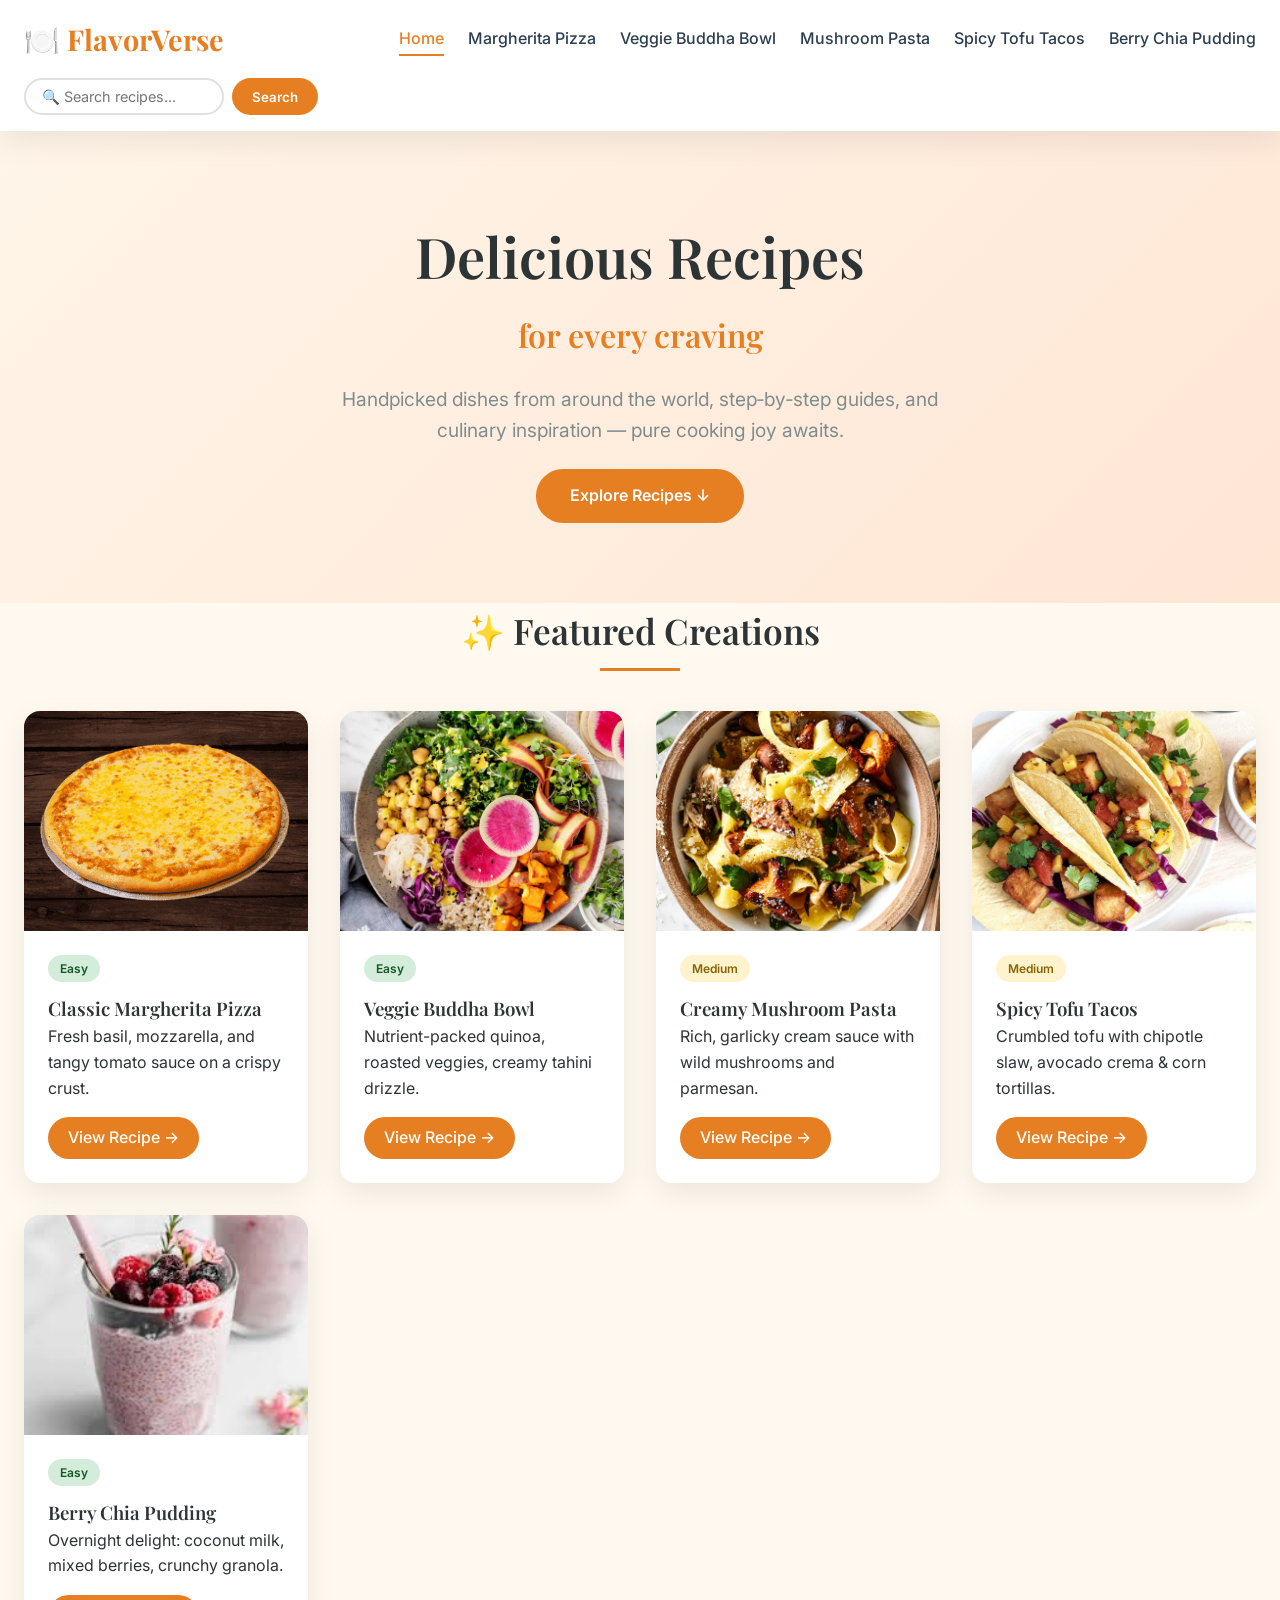
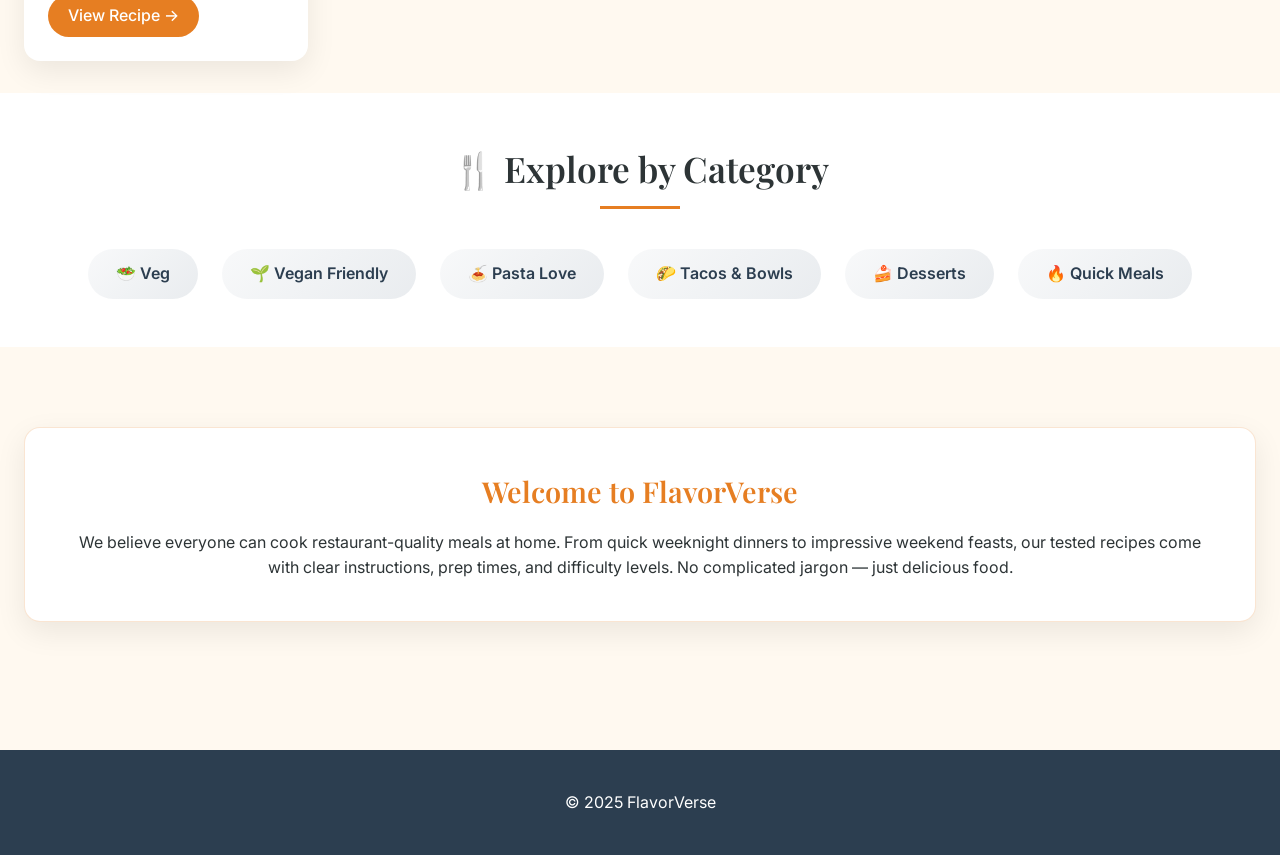
<file: index.html>
<!DOCTYPE html>
<html lang="en">
<head>
  <meta charset="UTF-8">
  <meta name="viewport" content="width=device-width, initial-scale=1.0, viewport-fit=cover">
  <title>FlavorVerse | Delicious Recipes</title>
  <link rel="stylesheet" href="styles.css">
  <link href="https://fonts.googleapis.com/css2?family=Inter:opsz,wght@14..32,300;14..32,400;14..32,500;14..32,600;14..32,700&family=Playfair+Display:ital,wght@0,400;0,500;0,600;0,700;1,400&display=swap" rel="stylesheet">
</head>
<body>

  <!-- HEADER & NAVIGATION with SEARCH BAR -->
  <header>
    <div class="container nav-container">
      <div class="logo">
        <a href="index.html">🍽️ FlavorVerse</a>
      </div>
      <nav>
        <ul class="nav-links">
          <li><a href="index.html" class="active">Home</a></li>
          <li><a href="recipe1.html">Margherita Pizza</a></li>
          <li><a href="recipe2.html">Veggie Buddha Bowl</a></li>
          <li><a href="recipe3.html">Mushroom Pasta</a></li>
          <li><a href="recipe4.html">Spicy Tofu Tacos</a></li>
          <li><a href="recipe5.html">Berry Chia Pudding</a></li>
        </ul>
      </nav>
      
      <div class="search-wrapper">
        <form class="search-form" action="#" method="get">
          <input type="text" placeholder="🔍 Search recipes..." class="search-input">
          <button type="submit" class="search-btn">Search</button>
        </form>
      </div>
    </div>
  </header>

  <main>
    <!-- HERO SECTION -->
    <section class="hero">
      <div class="container hero-content">
        <h1>Delicious Recipes <span>for every craving</span></h1>
        <p>Handpicked dishes from around the world, step‑by‑step guides, and culinary inspiration — pure cooking joy awaits.</p>
        <a href="#featured" class="btn btn-primary">Explore Recipes ↓</a>
      </div>
    </section>

    <!-- FEATURED RECIPES SECTION -->
    <section id="featured" class="featured-section">
      <div class="container">
        <h2 class="section-title">✨ Featured Creations</h2>
        <div class="recipes-grid">
          <div class="recipe-card">
            <div class="card-img">
              <img src="pizza.jpeg" alt="Margherita Pizza">
            </div>
            <div class="card-content">
              <span class="difficulty easy">Easy</span>
              <h3>Classic Margherita Pizza</h3>
              <p>Fresh basil, mozzarella, and tangy tomato sauce on a crispy crust.</p>
              <a href="recipe1.html" class="btn-card">View Recipe →</a>
            </div>
          </div>
          <div class="recipe-card">
            <div class="card-img">
              <img src="bowl.jpg" alt="Veggie Buddha Bowl">
            </div>
            <div class="card-content">
              <span class="difficulty easy">Easy</span>
              <h3>Veggie Buddha Bowl</h3>
              <p>Nutrient-packed quinoa, roasted veggies, creamy tahini drizzle.</p>
              <a href="recipe2.html" class="btn-card">View Recipe →</a>
            </div>
          </div>
          <div class="recipe-card">
            <div class="card-img">
              <img src="pasta.jpg" alt="Creamy Mushroom Pasta">
            </div>
            <div class="card-content">
              <span class="difficulty medium">Medium</span>
              <h3>Creamy Mushroom Pasta</h3>
              <p>Rich, garlicky cream sauce with wild mushrooms and parmesan.</p>
              <a href="recipe3.html" class="btn-card">View Recipe →</a>
            </div>
          </div>
          <div class="recipe-card">
            <div class="card-img">
              <img src="tacos.jpg" alt="Spicy Tofu Tacos">
            </div>
            <div class="card-content">
              <span class="difficulty medium">Medium</span>
              <h3>Spicy Tofu Tacos</h3>
              <p>Crumbled tofu with chipotle slaw, avocado crema & corn tortillas.</p>
              <a href="recipe4.html" class="btn-card">View Recipe →</a>
            </div>
          </div>
          <div class="recipe-card">
            <div class="card-img">
              <img src="pudding.jpeg" alt="Berry Chia Pudding">
            </div>
            <div class="card-content">
              <span class="difficulty easy">Easy</span>
              <h3>Berry Chia Pudding</h3>
              <p>Overnight delight: coconut milk, mixed berries, crunchy granola.</p>
              <a href="recipe5.html" class="btn-card">View Recipe →</a>
            </div>
          </div>
        </div>
      </div>
    </section>

    <!-- CATEGORIES SECTION -->
    <section class="categories-section">
      <div class="container">
        <h2 class="section-title">🍴 Explore by Category</h2>
        <div class="categories-flex">
          <div class="cat-card">🥗 Veg</div>
          <div class="cat-card">🌱 Vegan Friendly</div>
          <div class="cat-card">🍝 Pasta Love</div>
          <div class="cat-card">🌮 Tacos & Bowls</div>
          <div class="cat-card">🍰 Desserts</div>
          <div class="cat-card">🔥 Quick Meals</div>
        </div>
      </div>
    </section>

    <!-- INTRODUCTION SECTION -->
    <section class="intro-text-section">
      <div class="container">
        <div class="intro-box">
          <h3>Welcome to FlavorVerse</h3>
          <p>We believe everyone can cook restaurant-quality meals at home. From quick weeknight dinners to impressive weekend feasts, our tested recipes come with clear instructions, prep times, and difficulty levels. No complicated jargon — just delicious food.</p>
        </div>
      </div>
    </section>
  </main>

  <!-- FOOTER -->
  <footer>
    <div class="container footer-content">
      <p>© 2025 FlavorVerse</p>
    </div>
  </footer>
</body>
</html>
</file>
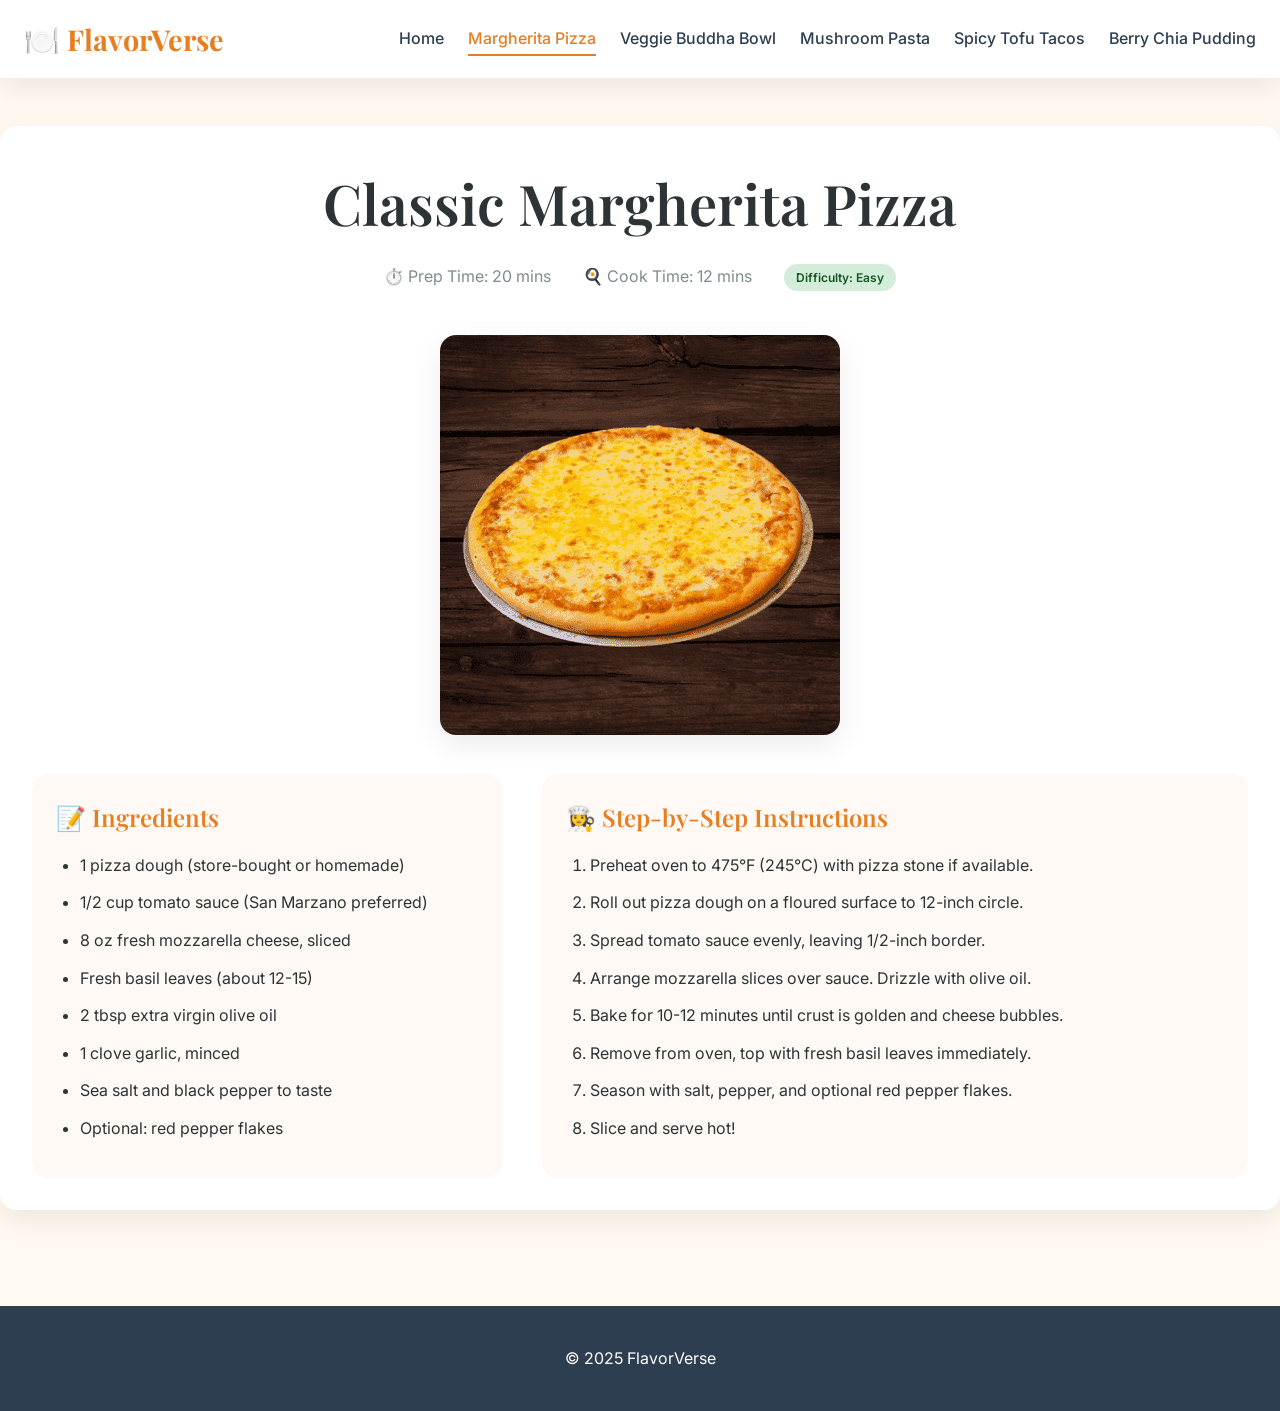
<file: recipe1.html>
<!DOCTYPE html>
<html lang="en">
<head>
  <meta charset="UTF-8">
  <meta name="viewport" content="width=device-width, initial-scale=1.0">
  <title>Margherita Pizza | FlavorVerse</title>
  <link rel="stylesheet" href="styles.css">
  <link href="https://fonts.googleapis.com/css2?family=Inter:wght@300;400;500;600;700&family=Playfair+Display:wght@400;500;600;700&display=swap" rel="stylesheet">
</head>
<body>
  <header>
    <div class="container nav-container">
      <div class="logo"><a href="index.html">🍽️ FlavorVerse</a></div>
      <nav>
        <ul class="nav-links">
          <li><a href="index.html">Home</a></li>
          <li><a href="recipe1.html" class="active">Margherita Pizza</a></li>
          <li><a href="recipe2.html">Veggie Buddha Bowl</a></li>
          <li><a href="recipe3.html">Mushroom Pasta</a></li>
          <li><a href="recipe4.html">Spicy Tofu Tacos</a></li>
          <li><a href="recipe5.html">Berry Chia Pudding</a></li>
        </ul>
      </nav>
    </div>
  </header>

  <main class="recipe-page">
    <div class="container recipe-container">
      <div class="recipe-header">
        <h1>Classic Margherita Pizza</h1>
        <div class="recipe-meta">
          <span>⏱️ Prep Time: 20 mins</span>
          <span>🍳 Cook Time: 12 mins</span>
          <span class="difficulty easy">Difficulty: Easy</span>
        </div>
      </div>
      
      <div class="recipe-image">
        <img src="pizza.jpeg" alt="Margherita Pizza">
      </div>

      <div class="recipe-content-grid">
        <div class="ingredients-section">
          <h2>📝 Ingredients</h2>
          <ul>
            <li>1 pizza dough (store-bought or homemade)</li>
            <li>1/2 cup tomato sauce (San Marzano preferred)</li>
            <li>8 oz fresh mozzarella cheese, sliced</li>
            <li>Fresh basil leaves (about 12-15)</li>
            <li>2 tbsp extra virgin olive oil</li>
            <li>1 clove garlic, minced</li>
            <li>Sea salt and black pepper to taste</li>
            <li>Optional: red pepper flakes</li>
          </ul>
        </div>

        <div class="instructions-section">
          <h2>👩‍🍳 Step-by-Step Instructions</h2>
          <ol>
            <li>Preheat oven to 475°F (245°C) with pizza stone if available.</li>
            <li>Roll out pizza dough on a floured surface to 12-inch circle.</li>
            <li>Spread tomato sauce evenly, leaving 1/2-inch border.</li>
            <li>Arrange mozzarella slices over sauce. Drizzle with olive oil.</li>
            <li>Bake for 10-12 minutes until crust is golden and cheese bubbles.</li>
            <li>Remove from oven, top with fresh basil leaves immediately.</li>
            <li>Season with salt, pepper, and optional red pepper flakes.</li>
            <li>Slice and serve hot!</li>
          </ol>
        </div>
      </div>
    </div>
  </main>

  <footer>
    <div class="container footer-content">
      <p>© 2025 FlavorVerse </p>
    </div>
  </footer>
</body>
</html>
</file>
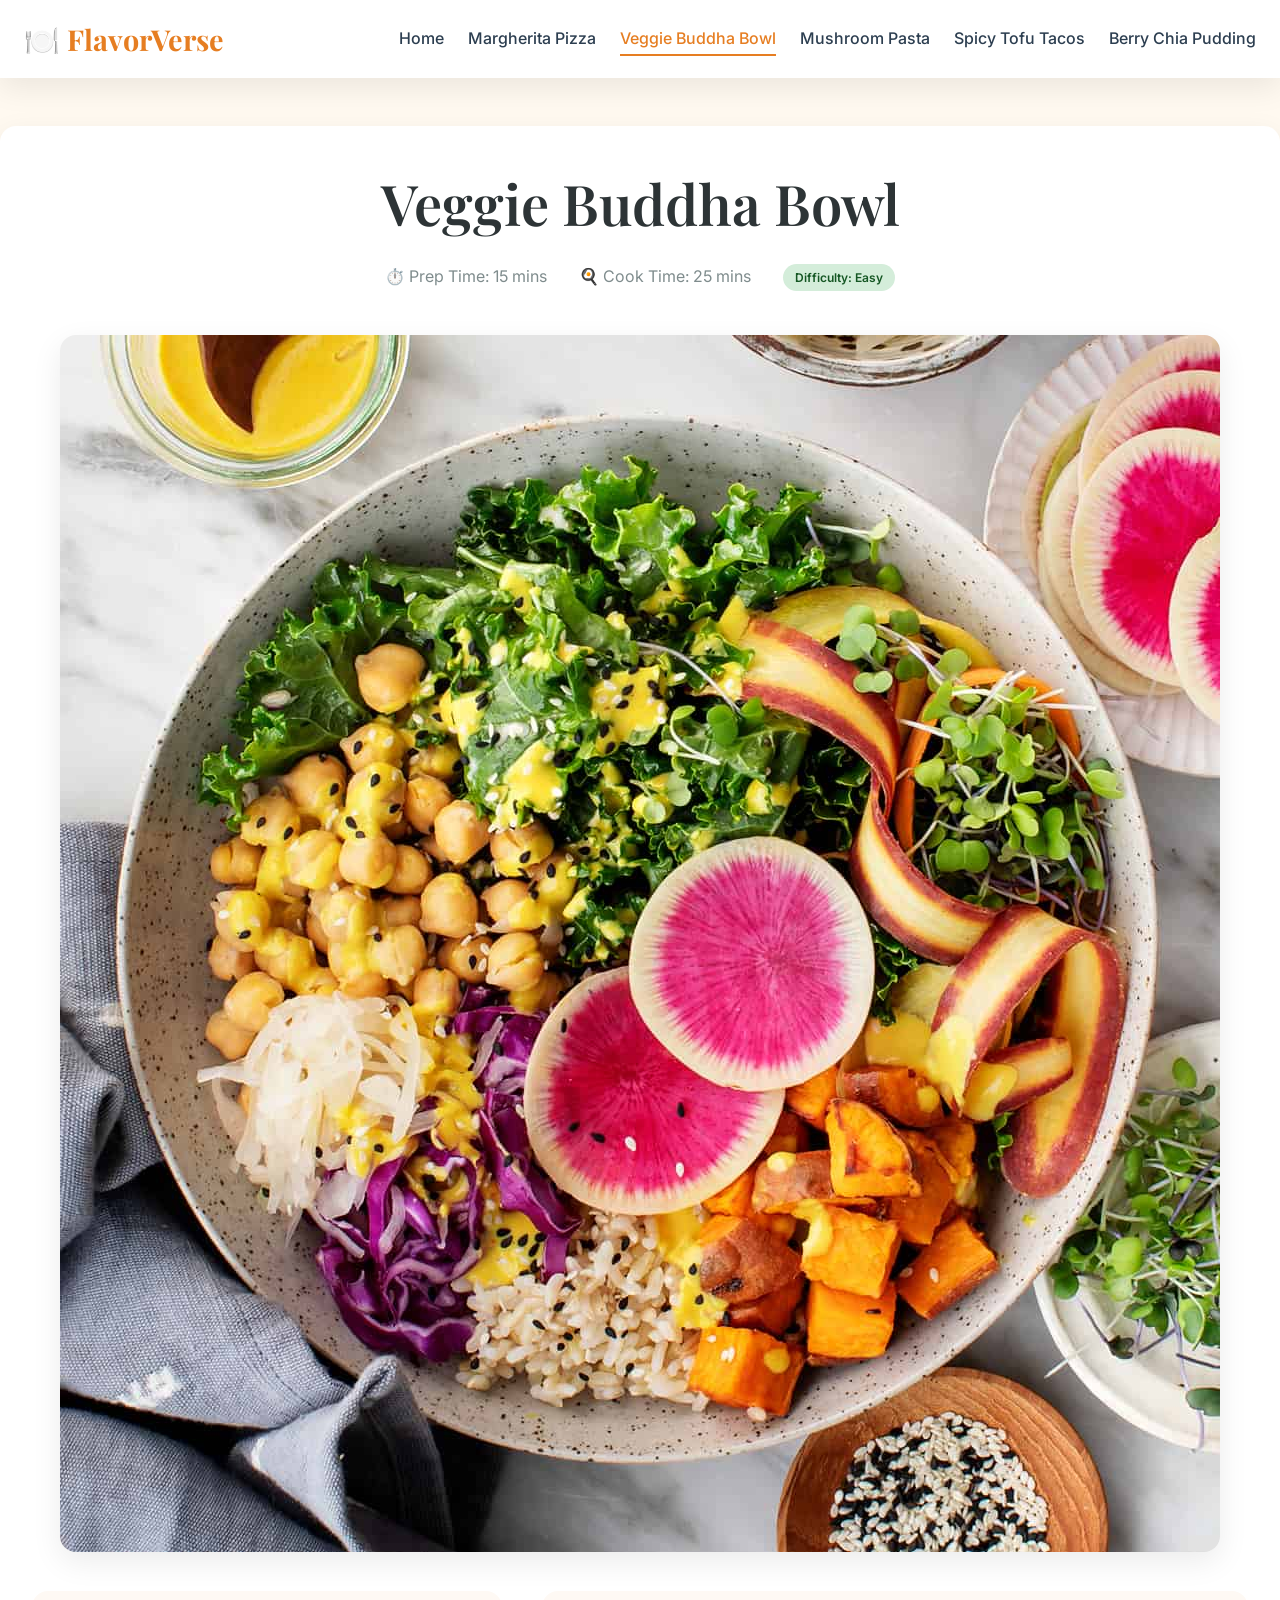
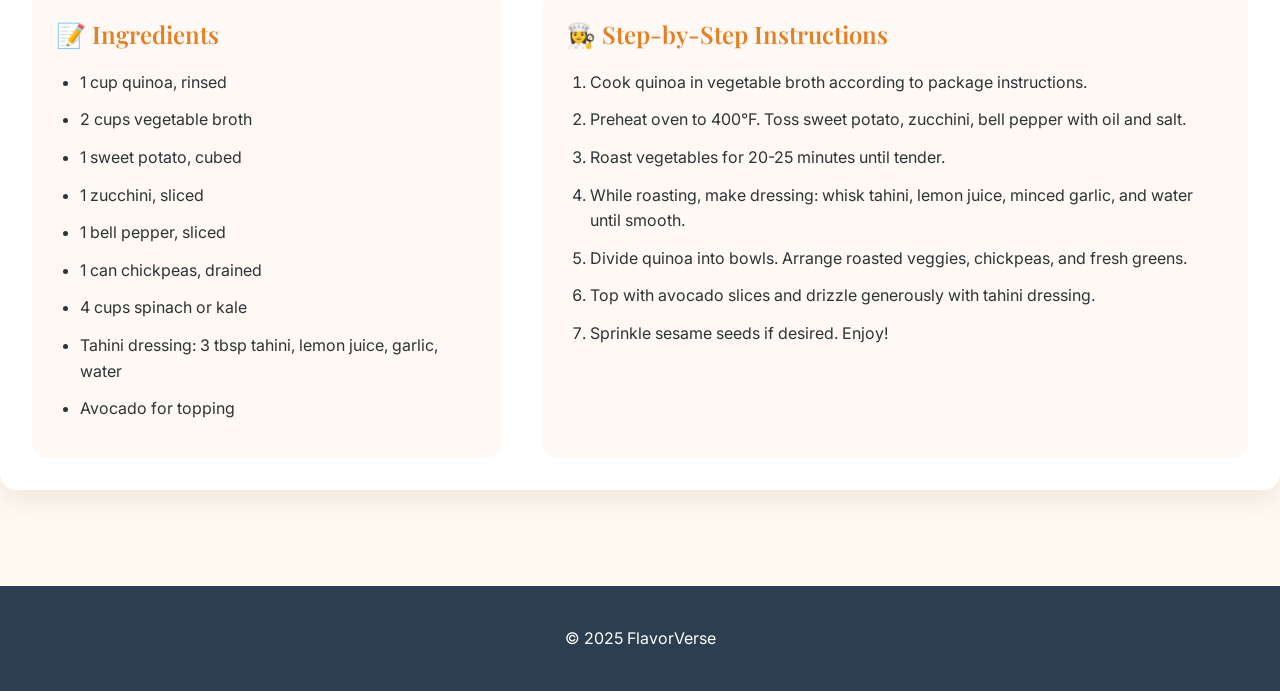
<file: recipe2.html>
<!DOCTYPE html>
<html lang="en">
<head>
  <meta charset="UTF-8">
  <meta name="viewport" content="width=device-width, initial-scale=1.0">
  <title>Veggie Buddha Bowl | FlavorVerse</title>
  <link rel="stylesheet" href="styles.css">
  <link href="https://fonts.googleapis.com/css2?family=Inter:wght@300;400;500;600;700&family=Playfair+Display:wght@400;500;600;700&display=swap" rel="stylesheet">
</head>
<body>
  <header>
    <div class="container nav-container">
      <div class="logo"><a href="index.html">🍽️ FlavorVerse</a></div>
      <nav>
        <ul class="nav-links">
          <li><a href="index.html">Home</a></li>
          <li><a href="recipe1.html">Margherita Pizza</a></li>
          <li><a href="recipe2.html" class="active">Veggie Buddha Bowl</a></li>
          <li><a href="recipe3.html">Mushroom Pasta</a></li>
          <li><a href="recipe4.html">Spicy Tofu Tacos</a></li>
          <li><a href="recipe5.html">Berry Chia Pudding</a></li>
        </ul>
      </nav>
    </div>
  </header>

  <main class="recipe-page">
    <div class="container recipe-container">
      <div class="recipe-header">
        <h1>Veggie Buddha Bowl</h1>
        <div class="recipe-meta">
          <span>⏱️ Prep Time: 15 mins</span>
          <span>🍳 Cook Time: 25 mins</span>
          <span class="difficulty easy">Difficulty: Easy</span>
        </div>
      </div>
      
      <div class="recipe-image">
        <img src="bowl.jpg" alt="Veggie Buddha Bowl">
      </div>

      <div class="recipe-content-grid">
        <div class="ingredients-section">
          <h2>📝 Ingredients</h2>
          <ul>
            <li>1 cup quinoa, rinsed</li>
            <li>2 cups vegetable broth</li>
            <li>1 sweet potato, cubed</li>
            <li>1 zucchini, sliced</li>
            <li>1 bell pepper, sliced</li>
            <li>1 can chickpeas, drained</li>
            <li>4 cups spinach or kale</li>
            <li>Tahini dressing: 3 tbsp tahini, lemon juice, garlic, water</li>
            <li>Avocado for topping</li>
          </ul>
        </div>

        <div class="instructions-section">
          <h2>👩‍🍳 Step-by-Step Instructions</h2>
          <ol>
            <li>Cook quinoa in vegetable broth according to package instructions.</li>
            <li>Preheat oven to 400°F. Toss sweet potato, zucchini, bell pepper with oil and salt.</li>
            <li>Roast vegetables for 20-25 minutes until tender.</li>
            <li>While roasting, make dressing: whisk tahini, lemon juice, minced garlic, and water until smooth.</li>
            <li>Divide quinoa into bowls. Arrange roasted veggies, chickpeas, and fresh greens.</li>
            <li>Top with avocado slices and drizzle generously with tahini dressing.</li>
            <li>Sprinkle sesame seeds if desired. Enjoy!</li>
          </ol>
        </div>
      </div>
    </div>
  </main>

  <footer>
    <div class="container footer-content">
      <p>© 2025 FlavorVerse </p>
    </div>
  </footer>
</body>
</html>
</file>
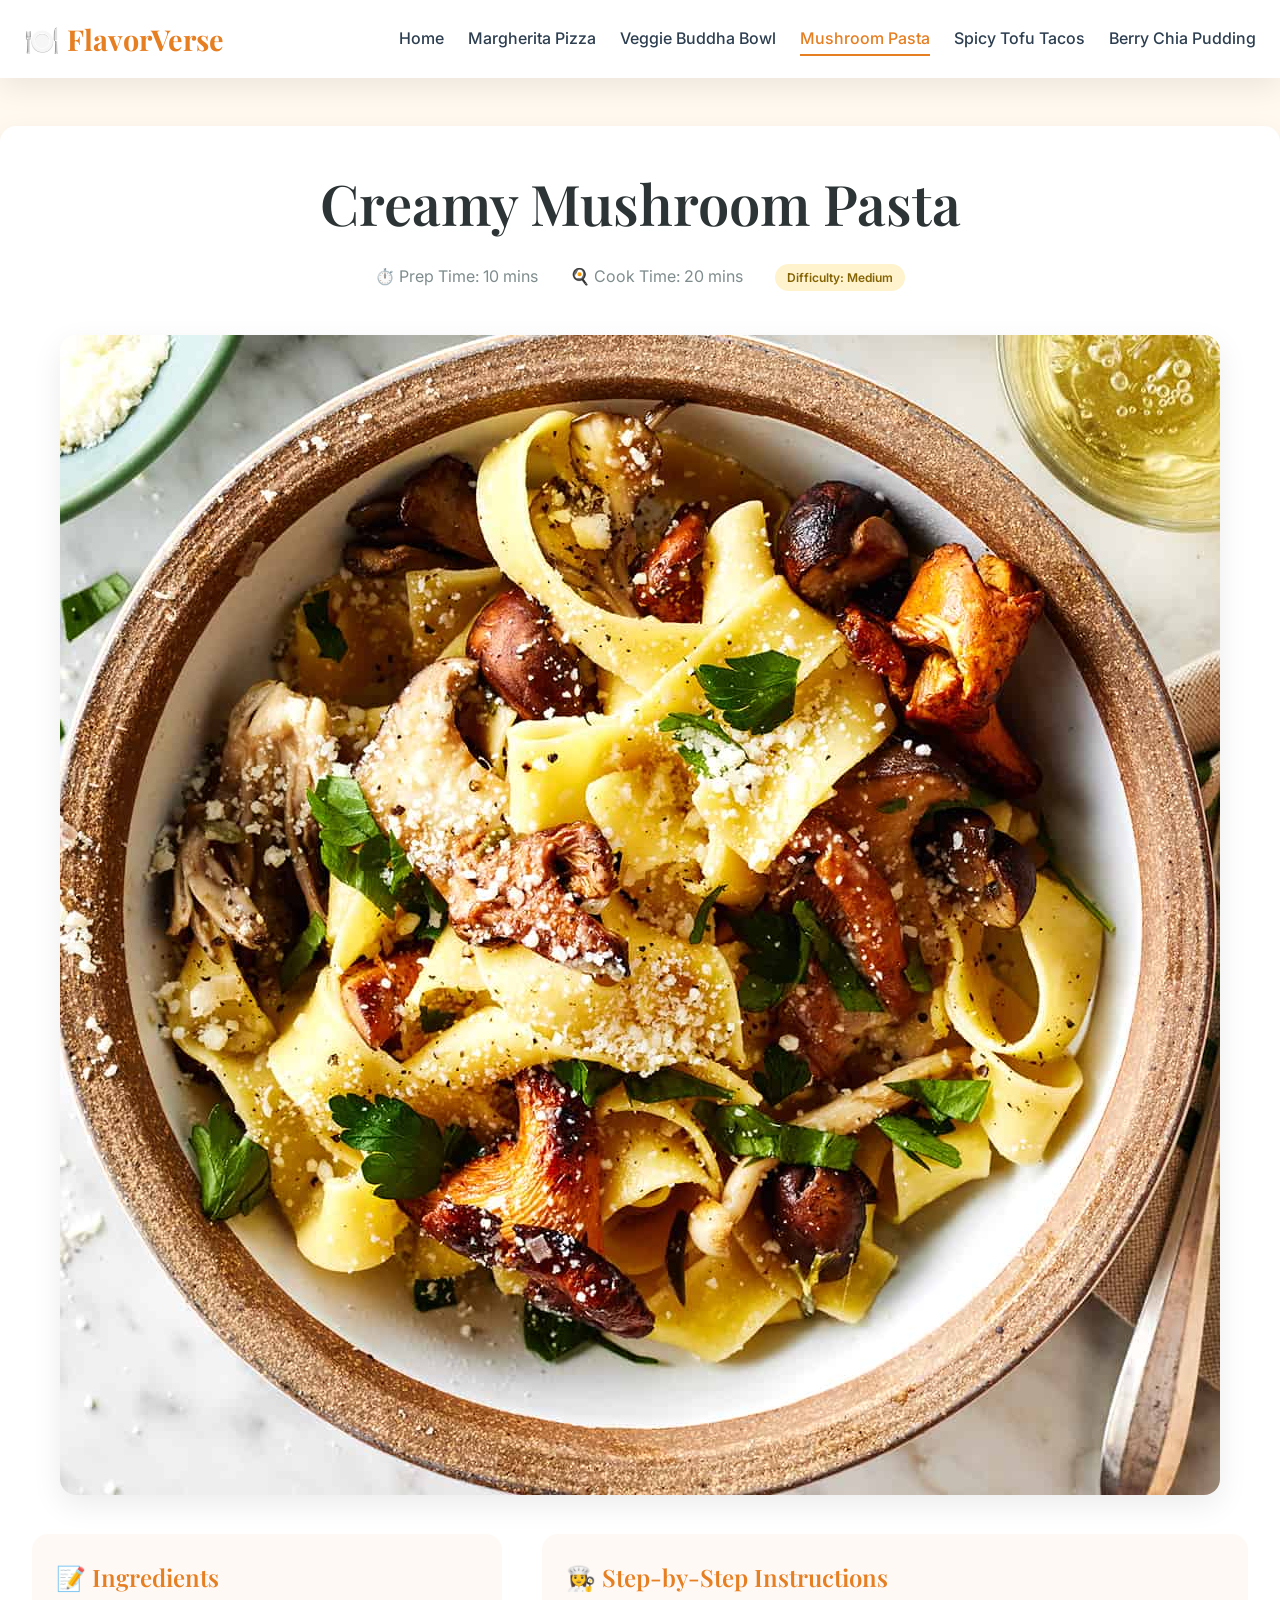
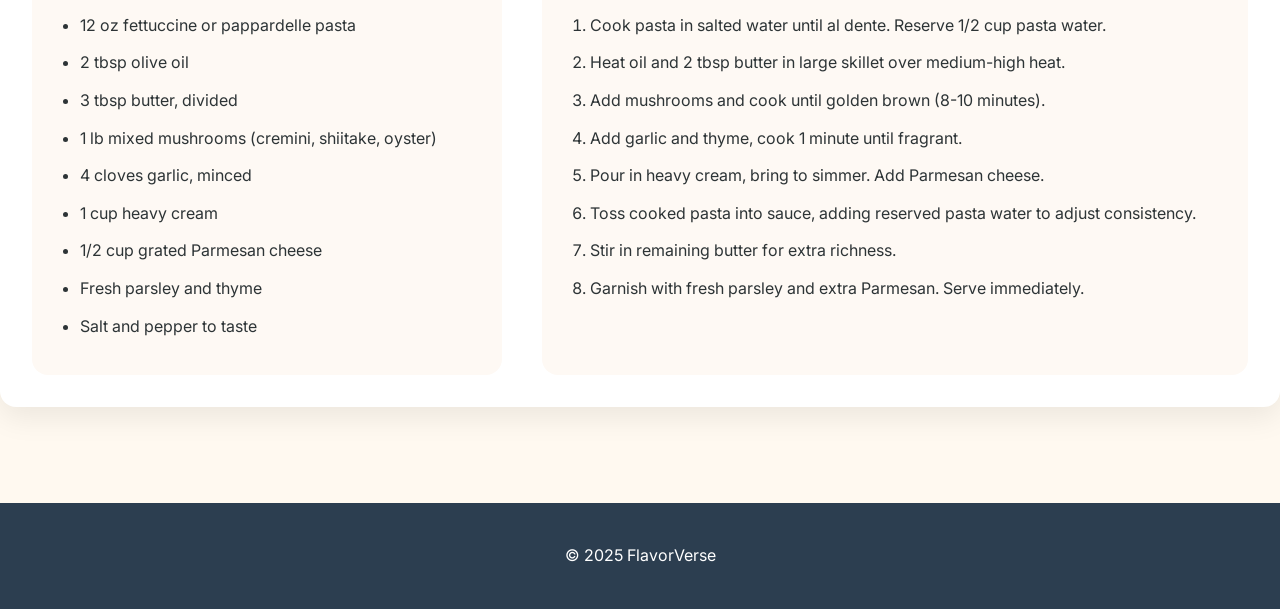
<file: recipe3.html>
<!DOCTYPE html>
<html lang="en">
<head>
  <meta charset="UTF-8">
  <meta name="viewport" content="width=device-width, initial-scale=1.0">
  <title>Creamy Mushroom Pasta | FlavorVerse</title>
  <link rel="stylesheet" href="styles.css">
  <link href="https://fonts.googleapis.com/css2?family=Inter:wght@300;400;500;600;700&family=Playfair+Display:wght@400;500;600;700&display=swap" rel="stylesheet">
</head>
<body>
  <header>
    <div class="container nav-container">
      <div class="logo"><a href="index.html">🍽️ FlavorVerse</a></div>
      <nav>
        <ul class="nav-links">
          <li><a href="index.html">Home</a></li>
          <li><a href="recipe1.html">Margherita Pizza</a></li>
          <li><a href="recipe2.html">Veggie Buddha Bowl</a></li>
          <li><a href="recipe3.html" class="active">Mushroom Pasta</a></li>
          <li><a href="recipe4.html">Spicy Tofu Tacos</a></li>
          <li><a href="recipe5.html">Berry Chia Pudding</a></li>
        </ul>
      </nav>
    </div>
  </header>

  <main class="recipe-page">
    <div class="container recipe-container">
      <div class="recipe-header">
        <h1>Creamy Mushroom Pasta</h1>
        <div class="recipe-meta">
          <span>⏱️ Prep Time: 10 mins</span>
          <span>🍳 Cook Time: 20 mins</span>
          <span class="difficulty medium">Difficulty: Medium</span>
        </div>
      </div>
      
      <div class="recipe-image">
        <img src="pasta.jpg" alt="Creamy Mushroom Pasta">
      </div>

      <div class="recipe-content-grid">
        <div class="ingredients-section">
          <h2>📝 Ingredients</h2>
          <ul>
            <li>12 oz fettuccine or pappardelle pasta</li>
            <li>2 tbsp olive oil</li>
            <li>3 tbsp butter, divided</li>
            <li>1 lb mixed mushrooms (cremini, shiitake, oyster)</li>
            <li>4 cloves garlic, minced</li>
            <li>1 cup heavy cream</li>
            <li>1/2 cup grated Parmesan cheese</li>
            <li>Fresh parsley and thyme</li>
            <li>Salt and pepper to taste</li>
          </ul>
        </div>

        <div class="instructions-section">
          <h2>👩‍🍳 Step-by-Step Instructions</h2>
          <ol>
            <li>Cook pasta in salted water until al dente. Reserve 1/2 cup pasta water.</li>
            <li>Heat oil and 2 tbsp butter in large skillet over medium-high heat.</li>
            <li>Add mushrooms and cook until golden brown (8-10 minutes).</li>
            <li>Add garlic and thyme, cook 1 minute until fragrant.</li>
            <li>Pour in heavy cream, bring to simmer. Add Parmesan cheese.</li>
            <li>Toss cooked pasta into sauce, adding reserved pasta water to adjust consistency.</li>
            <li>Stir in remaining butter for extra richness.</li>
            <li>Garnish with fresh parsley and extra Parmesan. Serve immediately.</li>
          </ol>
        </div>
      </div>
    </div>
  </main>

  <footer>
    <div class="container footer-content">
      <p>© 2025 FlavorVerse</p>
    </div>
  </footer>
</body>
</html>
</file>
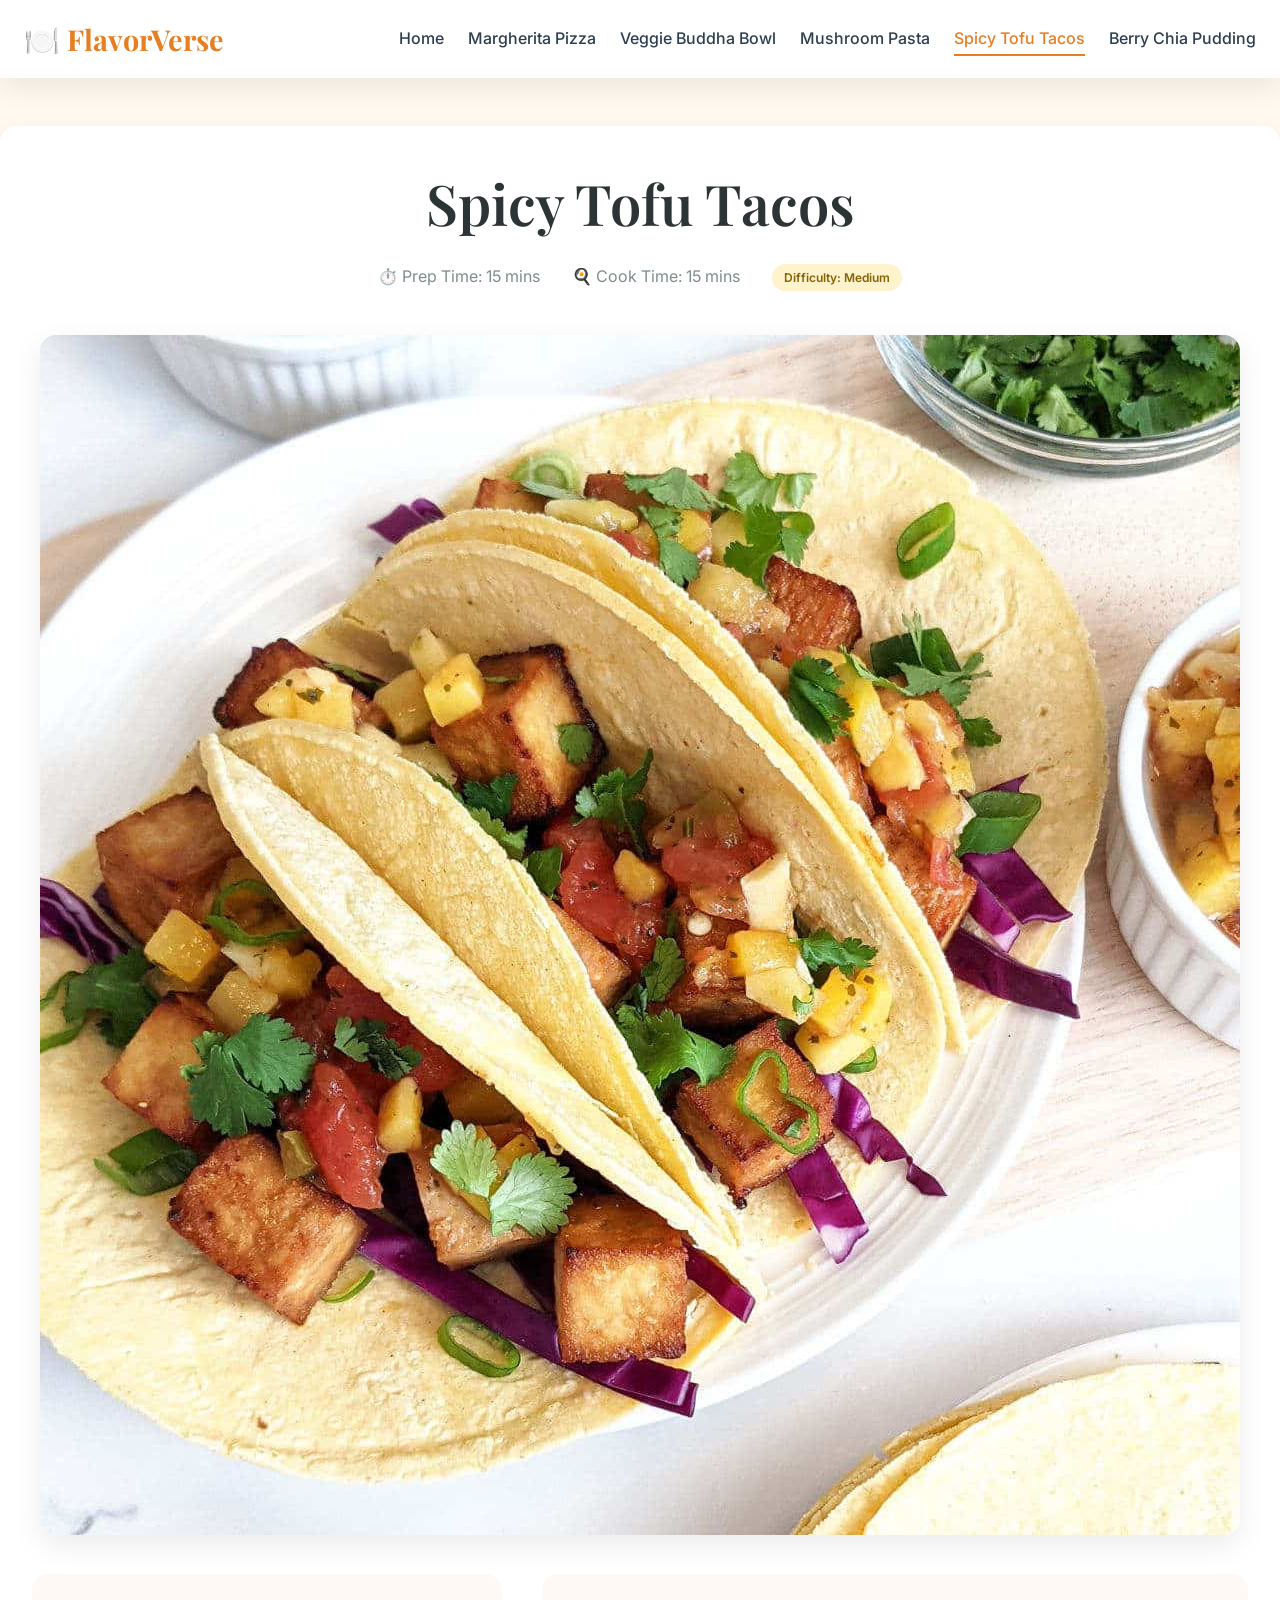
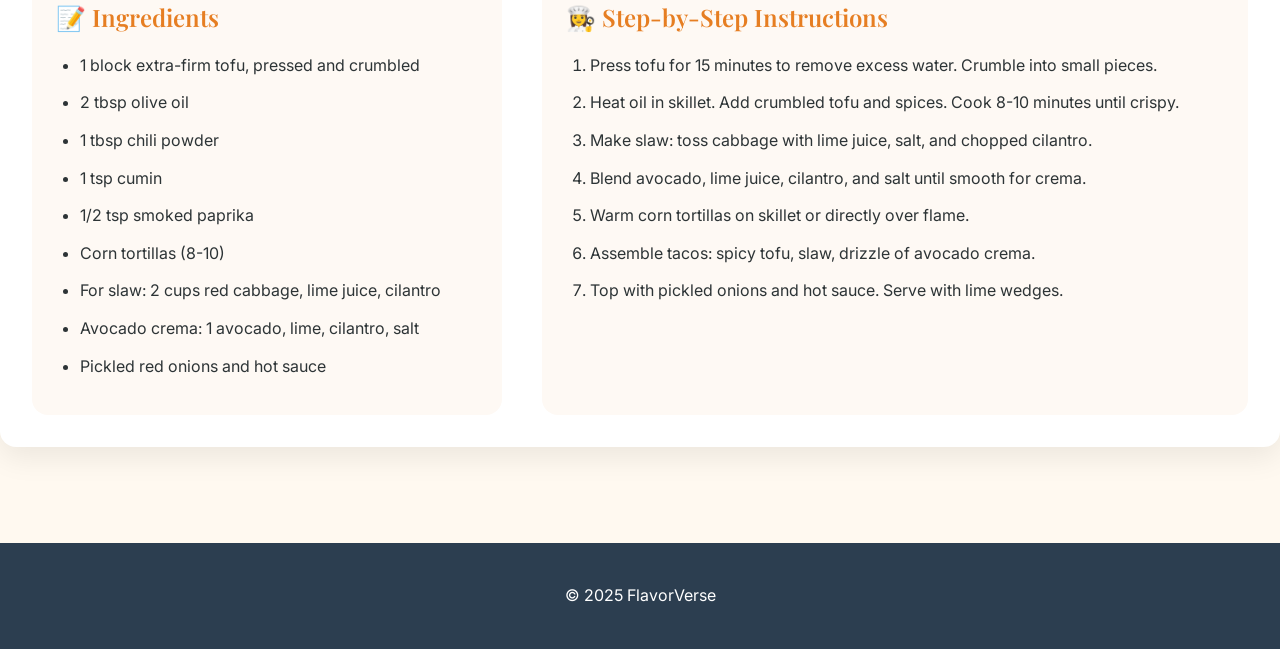
<file: recipe4.html>
<!DOCTYPE html>
<html lang="en">
<head>
  <meta charset="UTF-8">
  <meta name="viewport" content="width=device-width, initial-scale=1.0">
  <title>Spicy Tofu Tacos | FlavorVerse</title>
  <link rel="stylesheet" href="styles.css">
  <link href="https://fonts.googleapis.com/css2?family=Inter:wght@300;400;500;600;700&family=Playfair+Display:wght@400;500;600;700&display=swap" rel="stylesheet">
</head>
<body>
  <header>
    <div class="container nav-container">
      <div class="logo"><a href="index.html">🍽️ FlavorVerse</a></div>
      <nav>
        <ul class="nav-links">
          <li><a href="index.html">Home</a></li>
          <li><a href="recipe1.html">Margherita Pizza</a></li>
          <li><a href="recipe2.html">Veggie Buddha Bowl</a></li>
          <li><a href="recipe3.html">Mushroom Pasta</a></li>
          <li><a href="recipe4.html" class="active">Spicy Tofu Tacos</a></li>
          <li><a href="recipe5.html">Berry Chia Pudding</a></li>
        </ul>
      </nav>
    </div>
  </header>

  <main class="recipe-page">
    <div class="container recipe-container">
      <div class="recipe-header">
        <h1>Spicy Tofu Tacos</h1>
        <div class="recipe-meta">
          <span>⏱️ Prep Time: 15 mins</span>
          <span>🍳 Cook Time: 15 mins</span>
          <span class="difficulty medium">Difficulty: Medium</span>
        </div>
      </div>
      
      <div class="recipe-image">
        <img src="tacos.jpg" alt="Spicy Tofu Tacos">
      </div>

      <div class="recipe-content-grid">
        <div class="ingredients-section">
          <h2>📝 Ingredients</h2>
          <ul>
            <li>1 block extra-firm tofu, pressed and crumbled</li>
            <li>2 tbsp olive oil</li>
            <li>1 tbsp chili powder</li>
            <li>1 tsp cumin</li>
            <li>1/2 tsp smoked paprika</li>
            <li>Corn tortillas (8-10)</li>
            <li>For slaw: 2 cups red cabbage, lime juice, cilantro</li>
            <li>Avocado crema: 1 avocado, lime, cilantro, salt</li>
            <li>Pickled red onions and hot sauce</li>
          </ul>
        </div>

        <div class="instructions-section">
          <h2>👩‍🍳 Step-by-Step Instructions</h2>
          <ol>
            <li>Press tofu for 15 minutes to remove excess water. Crumble into small pieces.</li>
            <li>Heat oil in skillet. Add crumbled tofu and spices. Cook 8-10 minutes until crispy.</li>
            <li>Make slaw: toss cabbage with lime juice, salt, and chopped cilantro.</li>
            <li>Blend avocado, lime juice, cilantro, and salt until smooth for crema.</li>
            <li>Warm corn tortillas on skillet or directly over flame.</li>
            <li>Assemble tacos: spicy tofu, slaw, drizzle of avocado crema.</li>
            <li>Top with pickled onions and hot sauce. Serve with lime wedges.</li>
          </ol>
        </div>
      </div>
    </div>
  </main>

  <footer>
    <div class="container footer-content">
      <p>© 2025 FlavorVerse </p>
    </div>
  </footer>
</body>
</html>
</file>
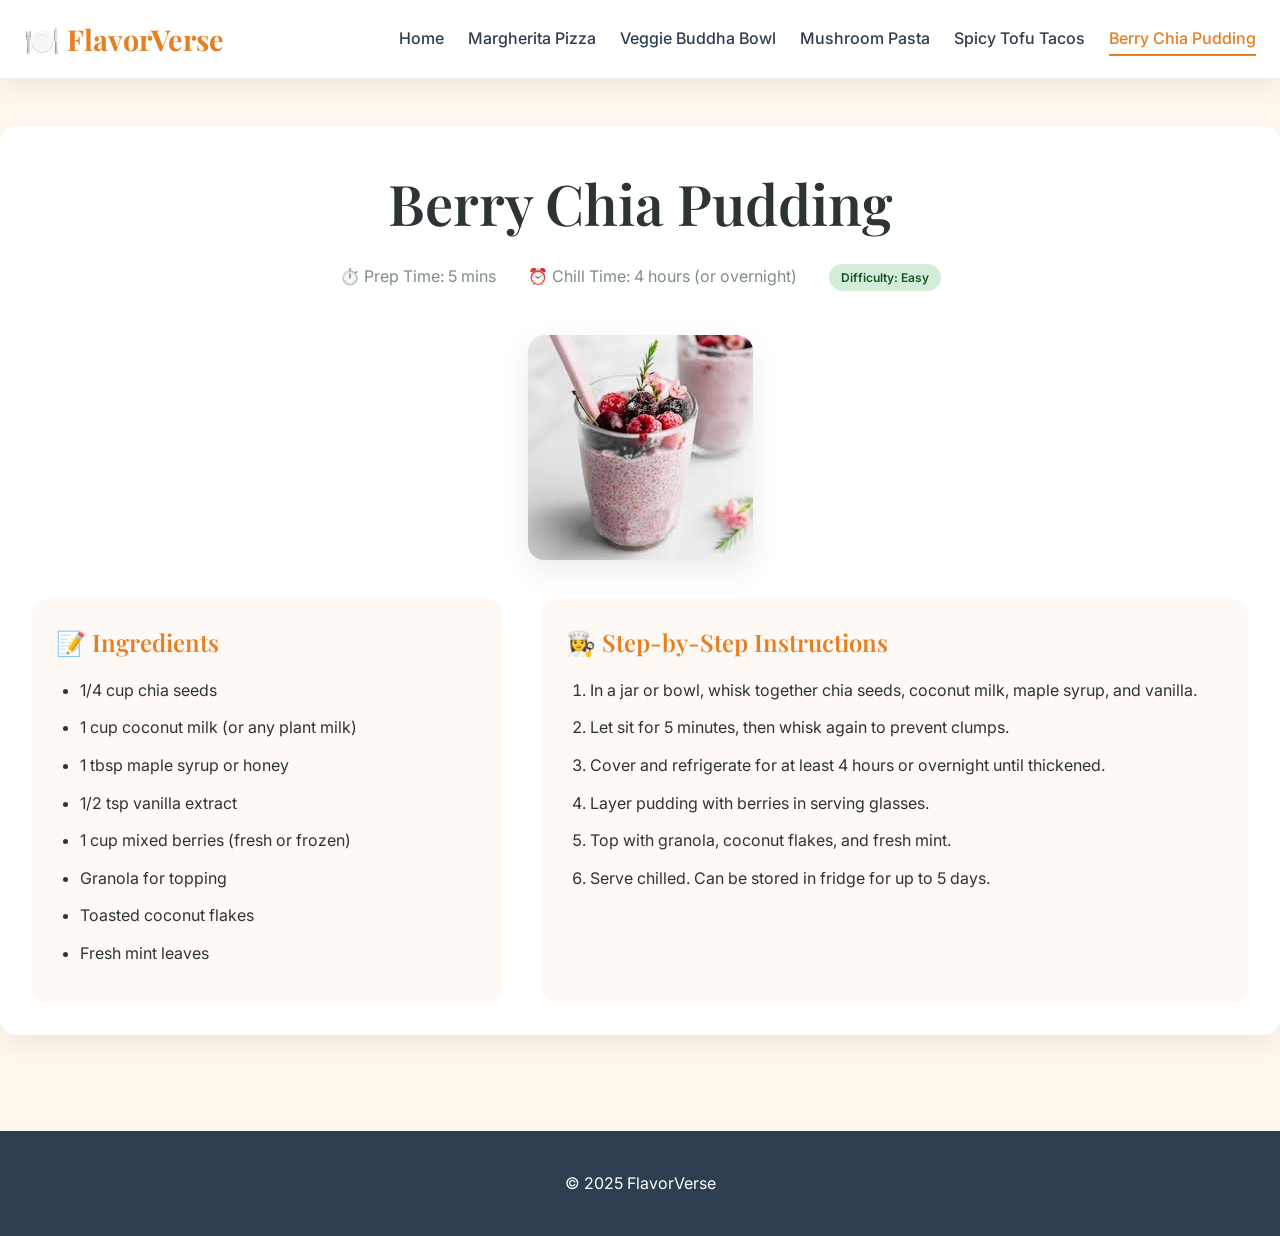
<file: recipe5.html>
<!DOCTYPE html>
<html lang="en">
<head>
  <meta charset="UTF-8">
  <meta name="viewport" content="width=device-width, initial-scale=1.0">
  <title>Berry Chia Pudding | FlavorVerse</title>
  <link rel="stylesheet" href="styles.css">
  <link href="https://fonts.googleapis.com/css2?family=Inter:wght@300;400;500;600;700&family=Playfair+Display:wght@400;500;600;700&display=swap" rel="stylesheet">
</head>
<body>
  <header>
    <div class="container nav-container">
      <div class="logo"><a href="index.html">🍽️ FlavorVerse</a></div>
      <nav>
        <ul class="nav-links">
          <li><a href="index.html">Home</a></li>
          <li><a href="recipe1.html">Margherita Pizza</a></li>
          <li><a href="recipe2.html">Veggie Buddha Bowl</a></li>
          <li><a href="recipe3.html">Mushroom Pasta</a></li>
          <li><a href="recipe4.html">Spicy Tofu Tacos</a></li>
          <li><a href="recipe5.html" class="active">Berry Chia Pudding</a></li>
        </ul>
      </nav>
    </div>
  </header>

  <main class="recipe-page">
    <div class="container recipe-container">
      <div class="recipe-header">
        <h1>Berry Chia Pudding</h1>
        <div class="recipe-meta">
          <span>⏱️ Prep Time: 5 mins</span>
          <span>⏰ Chill Time: 4 hours (or overnight)</span>
          <span class="difficulty easy">Difficulty: Easy</span>
        </div>
      </div>
      
      <div class="recipe-image">
        <img src="pudding.jpeg" alt="Berry Chia Pudding">
      </div>

      <div class="recipe-content-grid">
        <div class="ingredients-section">
          <h2>📝 Ingredients</h2>
          <ul>
            <li>1/4 cup chia seeds</li>
            <li>1 cup coconut milk (or any plant milk)</li>
            <li>1 tbsp maple syrup or honey</li>
            <li>1/2 tsp vanilla extract</li>
            <li>1 cup mixed berries (fresh or frozen)</li>
            <li>Granola for topping</li>
            <li>Toasted coconut flakes</li>
            <li>Fresh mint leaves</li>
          </ul>
        </div>

        <div class="instructions-section">
          <h2>👩‍🍳 Step-by-Step Instructions</h2>
          <ol>
            <li>In a jar or bowl, whisk together chia seeds, coconut milk, maple syrup, and vanilla.</li>
            <li>Let sit for 5 minutes, then whisk again to prevent clumps.</li>
            <li>Cover and refrigerate for at least 4 hours or overnight until thickened.</li>
            <li>Layer pudding with berries in serving glasses.</li>
            <li>Top with granola, coconut flakes, and fresh mint.</li>
            <li>Serve chilled. Can be stored in fridge for up to 5 days.</li>
          </ol>
        </div>
      </div>
    </div>
  </main>

  <footer>
    <div class="container footer-content">
      <p>© 2025 FlavorVerse </p>
    </div>
  </footer>
</body>
</html>
</file>
<file: styles.css>
/* ========== GLOBAL RESET & VARIABLES ========== */
* {
  margin: 0;
  padding: 0;
  box-sizing: border-box;
}

:root {
  --primary: #e67e22;
  --primary-dark: #b85e0a;
  --secondary: #2c3e50;
  --light-bg: #fff9f0;
  --white: #ffffff;
  --shadow: 0 10px 30px rgba(0,0,0,0.08);
  --shadow-hover: 0 20px 40px rgba(0,0,0,0.12);
  --radius: 16px;
}

body {
  font-family: 'Inter', sans-serif;
  background: var(--light-bg);
  color: #2d3436;
  line-height: 1.6;
}

.container {
  max-width: 1280px;
  margin: 0 auto;
  padding: 0 24px;
}

/* ========== TYPOGRAPHY ========== */
h1, h2, h3, .logo {
  font-family: 'Playfair Display', serif;
  font-weight: 600;
}

h1 { font-size: 3.5rem; margin-bottom: 1rem; }
h2 { font-size: 2rem; margin-bottom: 1.5rem; }

.section-title {
  text-align: center;
  font-size: 2.2rem;
  margin-bottom: 2.5rem;
  position: relative;
  padding-bottom: 0.75rem;
}

.section-title::after {
  content: '';
  position: absolute;
  bottom: 0;
  left: 50%;
  transform: translateX(-50%);
  width: 80px;
  height: 3px;
  background: var(--primary);
}

/* ========== HEADER & NAVIGATION ========== */
header {
  background: var(--white);
  box-shadow: var(--shadow);
  position: sticky;
  top: 0;
  padding: 1rem 0;
  z-index: 1000;
}

.nav-container {
  display: flex;
  justify-content: space-between;
  align-items: center;
  flex-wrap: wrap;
  gap: 1rem;
}

.logo a {
  font-size: 1.8rem;
  font-weight: 700;
  color: var(--primary);
  text-decoration: none;
  transition: color 0.3s;
}

.logo a:hover { color: var(--primary-dark); }

.nav-links {
  display: flex;
  list-style: none;
  gap: 1.5rem;
  flex-wrap: wrap;
}

.nav-links a {
  text-decoration: none;
  color: var(--secondary);
  font-weight: 500;
  padding: 0.5rem 0;
  position: relative;
  transition: color 0.3s;
}

.nav-links a::after {
  content: '';
  position: absolute;
  bottom: 0;
  left: 0;
  width: 0;
  height: 2px;
  background: var(--primary);
  transition: width 0.3s;
}

.nav-links a:hover::after,
.nav-links a.active::after {
  width: 100%;
}

.nav-links a:hover,
.nav-links a.active {
  color: var(--primary);
}

/* ========== SEARCH BAR (UI ONLY) ========== */
.search-wrapper {
  flex-shrink: 0;
}

.search-form {
  display: flex;
  gap: 0.5rem;
}

.search-input {
  padding: 8px 16px;
  border: 2px solid #e0e0e0;
  border-radius: 50px;
  font-size: 0.9rem;
  font-family: inherit;
  outline: none;
  transition: all 0.3s;
  width: 200px;
}

.search-input:focus {
  border-color: var(--primary);
  box-shadow: 0 0 0 3px rgba(230,126,34,0.1);
}

.search-btn {
  padding: 8px 20px;
  background: var(--primary);
  color: var(--white);
  border: none;
  border-radius: 50px;
  font-weight: 600;
  cursor: pointer;
  transition: all 0.3s;
  font-family: inherit;
}

.search-btn:hover {
  background: var(--primary-dark);
  transform: scale(1.02);
}

/* ========== HERO SECTION ========== */
.hero {
  background: linear-gradient(135deg, #fff5e8, #ffe6d5);
  padding: 5rem 0;
  text-align: center;
}

.hero-content h1 span {
  color: var(--primary);
  display: block;
  font-size: 2rem;
  margin-top: 0.5rem;
}

.hero-content p {
  font-size: 1.2rem;
  max-width: 600px;
  margin: 1.5rem auto;
  color: #7f8c8d;
}

/* ========== BUTTONS & HOVER EFFECTS ========== */
.btn {
  display: inline-block;
  padding: 12px 32px;
  border-radius: 50px;
  text-decoration: none;
  font-weight: 600;
  transition: all 0.3s;
}

.btn-primary {
  background: var(--primary);
  color: var(--white);
  border: 2px solid var(--primary);
}

.btn-primary:hover {
  background: var(--primary-dark);
  transform: translateY(-3px);
  box-shadow: var(--shadow-hover);
}

.btn-card {
  display: inline-block;
  margin-top: 1rem;
  padding: 8px 20px;
  background: var(--primary);
  color: var(--white);
  text-decoration: none;
  border-radius: 25px;
  font-weight: 500;
  transition: all 0.3s;
}

.btn-card:hover {
  background: var(--primary-dark);
  transform: translateX(5px);
}

/* ========== RECIPES GRID (CSS GRID) ========== */
.recipes-grid {
  display: grid;
  grid-template-columns: repeat(auto-fit, minmax(280px, 1fr));
  gap: 2rem;
  margin: 2rem 0;
}

.recipe-card {
  background: var(--white);
  border-radius: var(--radius);
  overflow: hidden;
  box-shadow: var(--shadow);
  transition: all 0.3s;
}

.recipe-card:hover {
  transform: translateY(-8px);
  box-shadow: var(--shadow-hover);
}

.card-img {
  width: 100%;
  height: 220px;
  overflow: hidden;
}

.card-img img {
  width: 100%;
  height: 100%;
  object-fit: cover;
  transition: transform 0.5s;
}

.recipe-card:hover .card-img img {
  transform: scale(1.05);
}

.card-content {
  padding: 1.5rem;
}

.difficulty {
  display: inline-block;
  padding: 4px 12px;
  border-radius: 20px;
  font-size: 0.75rem;
  font-weight: 600;
  margin-bottom: 0.75rem;
}

.difficulty.easy { background: #d4edda; color: #155724; }
.difficulty.medium { background: #fff3cd; color: #856404; }

/* ========== CATEGORIES (FLEXBOX) ========== */
.categories-section {
  background: var(--white);
  padding: 3rem 0;
  margin: 2rem 0;
}

.categories-flex {
  display: flex;
  flex-wrap: wrap;
  justify-content: center;
  gap: 1.5rem;
}

.cat-card {
  padding: 12px 28px;
  background: linear-gradient(135deg, #f8f9fa, #e9ecef);
  border-radius: 50px;
  font-weight: 600;
  color: var(--secondary);
  transition: all 0.3s;
  cursor: pointer;
}

.cat-card:hover {
  background: var(--primary);
  color: var(--white);
  transform: scale(1.05);
  box-shadow: var(--shadow);
}

/* ========== INTRO BOX (BOX MODEL) ========== */
.intro-text-section {
  padding: 2rem 0 4rem;
}

.intro-box {
  background: var(--white);
  padding: 2.5rem;
  border-radius: var(--radius);
  text-align: center;
  border: 1px solid rgba(230,126,34,0.2);
  margin: 1rem 0;
  box-shadow: var(--shadow);
}

.intro-box h3 {
  font-size: 1.8rem;
  margin-bottom: 1rem;
  color: var(--primary);
}

/* ========== RECIPE PAGES ========== */
.recipe-page {
  padding: 3rem 0;
}

.recipe-container {
  background: var(--white);
  border-radius: var(--radius);
  padding: 2rem;
  box-shadow: var(--shadow);
}

.recipe-header {
  text-align: center;
  margin-bottom: 2rem;
}

.recipe-meta {
  display: flex;
  justify-content: center;
  gap: 2rem;
  flex-wrap: wrap;
  margin-top: 1rem;
  color: #7f8c8d;
}

.recipe-image {
  text-align: center;
  margin-bottom: 2rem;
}

.recipe-image img {
  max-width: 100%;
  border-radius: var(--radius);
  box-shadow: var(--shadow);
}

.recipe-content-grid {
  display: grid;
  grid-template-columns: 1fr 1.5fr;
  gap: 2.5rem;
}

.ingredients-section,
.instructions-section {
  background: #fef9f4;
  padding: 1.5rem;
  border-radius: var(--radius);
}

.ingredients-section h2,
.instructions-section h2 {
  font-size: 1.5rem;
  margin-bottom: 1rem;
  color: var(--primary);
}

.ingredients-section ul,
.instructions-section ol {
  padding-left: 1.5rem;
}

.ingredients-section li,
.instructions-section li {
  margin-bottom: 0.75rem;
}

/* ========== FOOTER ========== */
footer {
  background: var(--secondary);
  color: var(--white);
  text-align: center;
  padding: 2rem 0;
  margin-top: 3rem;
}

.footer-content p {
  margin: 0.5rem 0;
}

/* ========== RESPONSIVE DESIGN ========== */
@media (max-width: 992px) {
  .search-input {
    width: 160px;
  }
}

@media (max-width: 768px) {
  .nav-container {
    flex-direction: column;
    text-align: center;
  }
  
  .nav-links {
    justify-content: center;
    gap: 1rem;
  }
  
  .search-wrapper {
    width: 100%;
  }
  
  .search-form {
    justify-content: center;
  }
  
  .search-input {
    width: 200px;
  }
  
  h1 {
    font-size: 2.2rem;
  }
  
  .hero-content h1 span {
    font-size: 1.5rem;
  }
  
  .section-title {
    font-size: 1.8rem;
  }
  
  .recipes-grid {
    grid-template-columns: 1fr;
  }
  
  .recipe-content-grid {
    grid-template-columns: 1fr;
    gap: 1.5rem;
  }
  
  .recipe-meta {
    flex-direction: column;
    gap: 0.5rem;
    align-items: center;
  }
  
  .recipe-container {
    padding: 1.2rem;
  }
}

@media (max-width: 480px) {
  .hero {
    padding: 3rem 0;
  }
  
  .btn {
    padding: 10px 24px;
  }
  
  .cat-card {
    padding: 8px 20px;
    font-size: 0.85rem;
  }
  
  .intro-box {
    padding: 1.5rem;
  }
  
  .search-input {
    width: 160px;
    font-size: 0.8rem;
  }
  
  .search-btn {
    padding: 8px 14px;
  }
}
</file>
